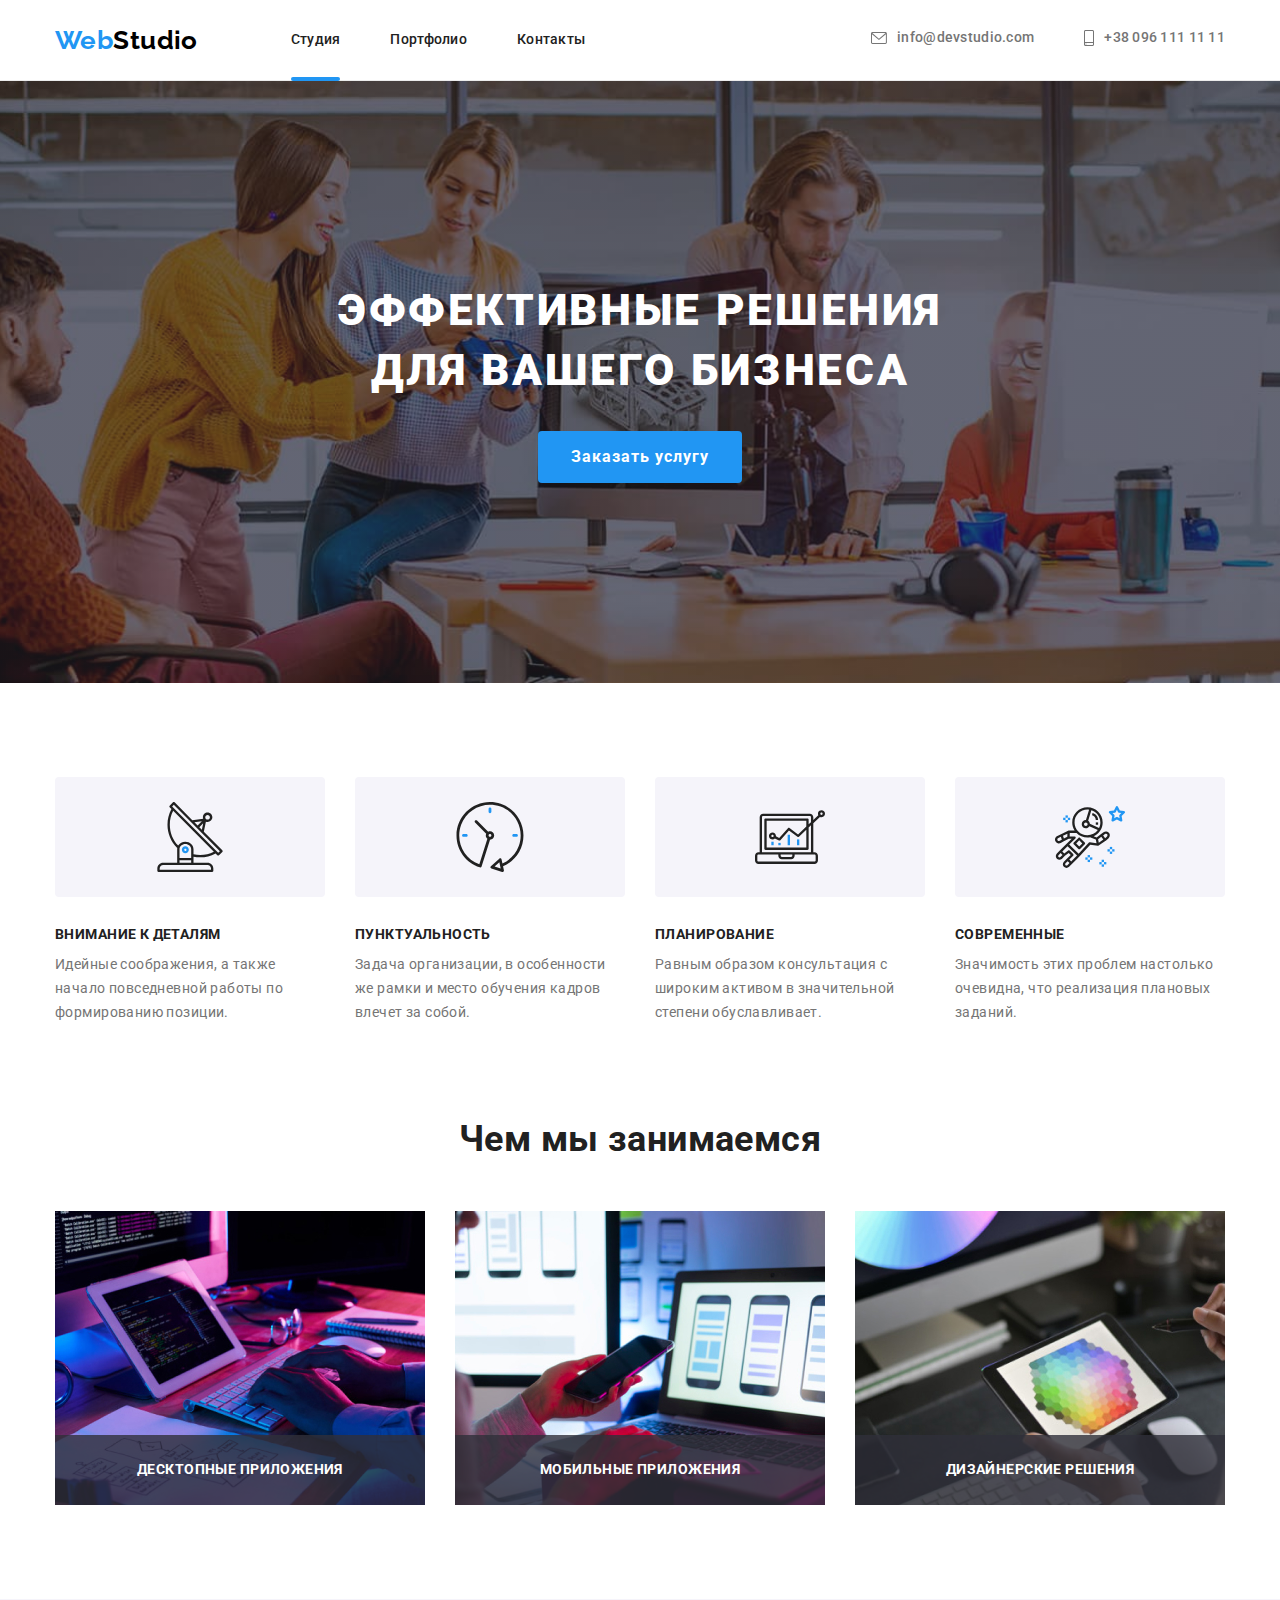
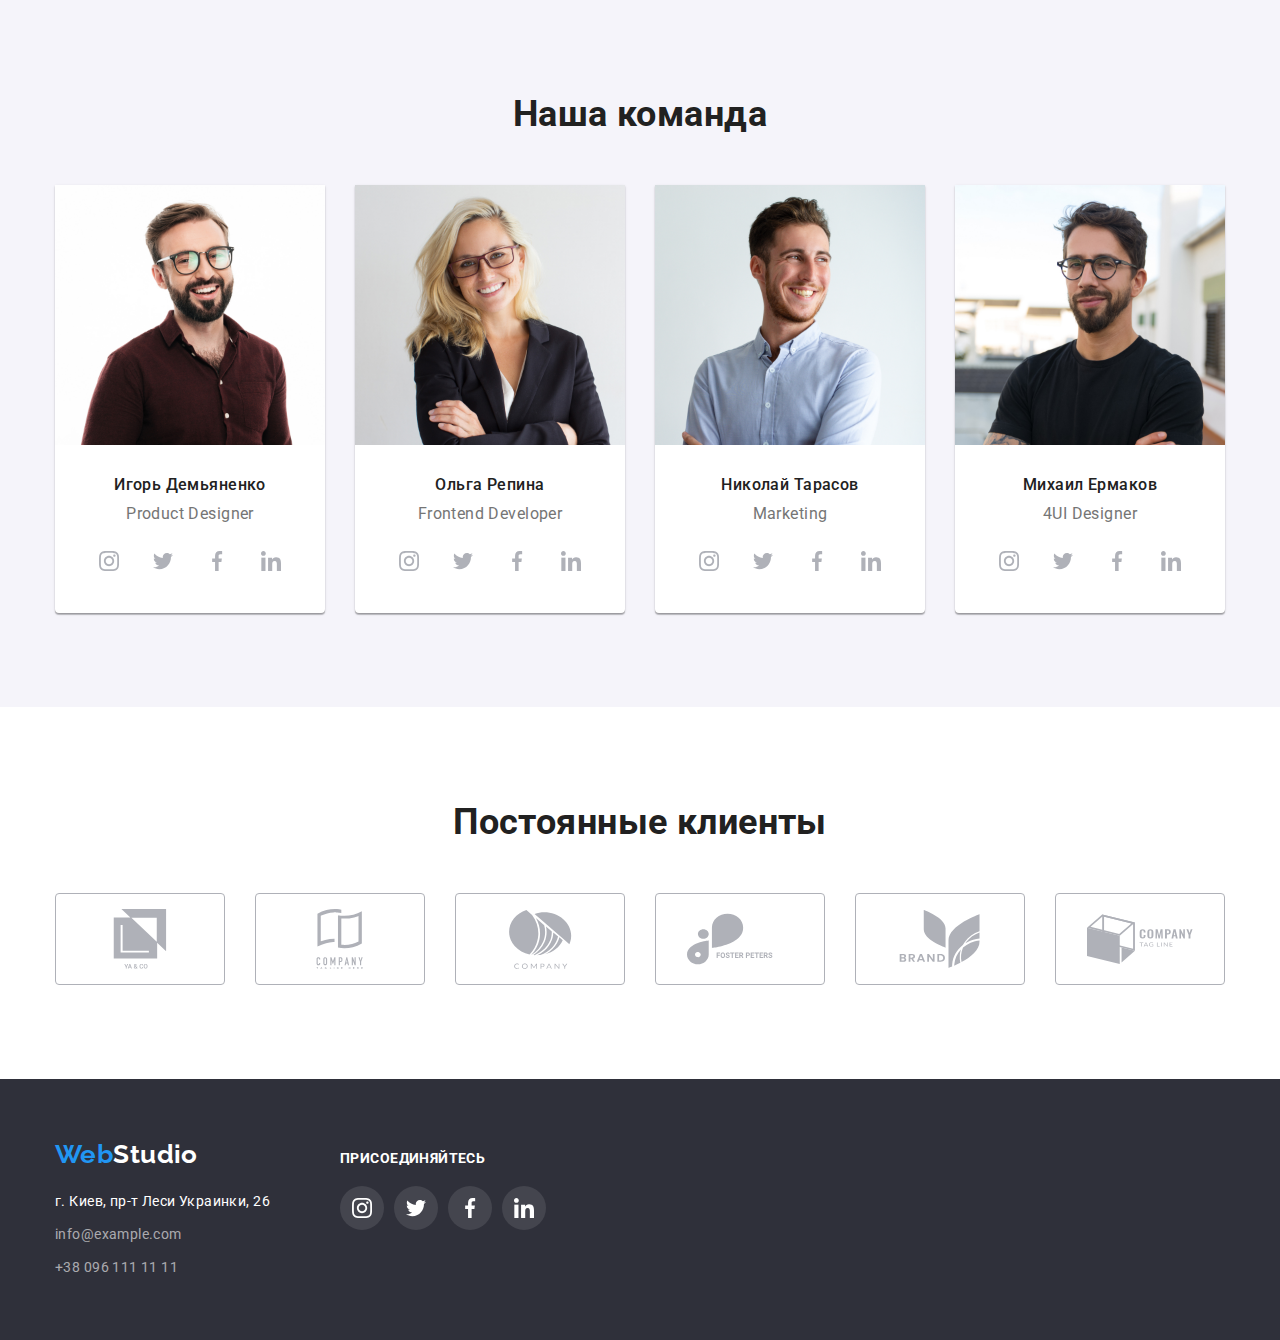
<file: index.html>
<!DOCTYPE html>
<html lang="ru">
  <head>
    <meta charset="UTF-8" />
    <meta http-equiv="X-UA-Compatible" content="IE=edge" />
    <meta name="viewport" content="width=device-width, initial-scale=1.0" />
    <title>WebStudio</title>
    <link rel="preconnect" href="https://fonts.googleapis.com" />
    <link rel="preconnect" href="https://fonts.gstatic.com" crossorigin />
    <link
      href="https://fonts.googleapis.com/css2?family=Raleway:wght@700&family=Roboto:wght@400;500;700;900&display=swap"
      rel="stylesheet"
    />
    <link
      rel="stylesheet"
      href="https://cdnjs.cloudflare.com/ajax/libs/modern-normalize/1.1.0/modern-normalize.min.css"
    />
    <link rel="stylesheet" href="./css/style.css" />
  </head>
  <body>
    <!-- Header section -->
    <header class="header">
      <div class="container nav-flex">
        <nav class="header-nav">
          <a href="./index.html" class="logo link">Web<span class="logo-black">Studio</span></a>
          <ul class="header-nav-list list">
            <li class="header-nav-item">
              <a class="header-nav-link link current" href="./index.html">Студия</a>
            </li>
            <li class="header-nav-item">
              <a class="header-nav-link link" href="./portfolio.html">Портфолио</a>
            </li>
            <li class="header-nav-item">
              <a class="header-nav-link link" href="">Контакты</a>
            </li>
          </ul>
        </nav>
        <ul class="header-contacts-list list">
          <li class="header-contacts-item">
            <a class="header-contact-link link" href="mailto:info@devstudio.com">
              <svg class="contact-icon" width="16px" height="12px">
                <use href="./images/icons.svg#icon-envelope"></use>
              </svg>
              info@devstudio.com
            </a>
          </li>
          <li class="header-contacts-item">
            <a class="header-contact-link link" href="tel:+380961111111">
              <svg class="contact-icon" width="10px" height="16px">
                <use href="./images/icons.svg#icon-smartphone"></use>
              </svg>
              +38 096 111 11 11
            </a>
          </li>
        </ul>
      </div>
    </header>
    <!-- Main content section -->
    <main>
      <!-- Hero section -->
      <section class="hero">
        <div class="container">
          <h1 class="hero-title">Эффективные решения для вашего бизнеса</h1>
          <button class="hero-btn" type="button" data-modal-open>Заказать услугу</button>
        </div>
      </section>
      <!-- Our features -->
      <section class="features-section section">
        <div class="container">
          <h2 class="visually-hidden">Наши преймущества</h2>
          <ul class="features-list list">
            <li class="features-item">
              <div class="features-icon-box">
                <svg class="features-icon" width="70px" height="70px">
                  <use href="./images/icons.svg#icon-antenna"></use>
                </svg>
              </div>
              <h3 class="features-title">Внимание к деталям</h3>
              <p class="features-text">
                Идейные соображения, а также начало повседневной работы по формированию позиции.
              </p>
            </li>
            <li class="features-item">
              <div class="features-icon-box">
                <svg class="features-icon" width="70px" height="70px">
                  <use href="./images/icons.svg#icon-clock"></use>
                </svg>
              </div>
              <h3 class="features-title">Пунктуальность</h3>
              <p class="features-text">
                Задача организации, в особенности же рамки и место обучения кадров влечет за собой.
              </p>
            </li>
            <li class="features-item">
              <div class="features-icon-box">
                <svg class="features-icon" width="70px" height="70px">
                  <use href="./images/icons.svg#icon-diagram"></use>
                </svg>
              </div>
              <h3 class="features-title">Планирование</h3>
              <p class="features-text">
                Равным образом консультация с широким активом в значительной степени обуславливает.
              </p>
            </li>
            <li class="features-item">
              <div class="features-icon-box">
                <svg class="features-icon" width="70px" height="70px">
                  <use href="./images/icons.svg#icon-astronaut"></use>
                </svg>
              </div>
              <h3 class="features-title">Современные</h3>
              <p class="features-text">
                Значимость этих проблем настолько очевидна, что реализация плановых заданий.
              </p>
            </li>
          </ul>
        </div>
      </section>
      <!-- Work section -->
      <section class="work-section section">
        <div class="container">
          <h2 class="section-title">Чем мы занимаемся</h2>
          <ul class="work-list list">
            <li class="work-item">
              <img src="./images/box1.jpg" alt="Написание кода" width="370" />
              <div class="work-box">
                <p>Десктопные приложения</p>
              </div>
            </li>
            <li class="work-item">
              <img
                src="./images/box2.jpg"
                alt="Разработка приложений для портативных устройств"
                width="370"
              />
              <div class="work-box">
                <p>Мобильные приложения</p>
              </div>
            </li>
            <li class="work-item">
              <img src="./images/box3.jpg" alt="Графическая корекция" width="370" />
              <div class="work-box">
                <p>Дизайнерские решения</p>
              </div>
            </li>
          </ul>
        </div>
      </section>
      <!-- Team section -->
      <section class="team-section section">
        <div class="container">
          <h2 class="section-title">Наша команда</h2>
          <ul class="team-list list">
            <li class="team-item">
              <img src="./images/team1.jpg" alt="Фотография Игоря Демьяненко" width="270" />
              <div class="team-workers">
                <h3 class="team-worker">Игорь Демьяненко</h3>
                <p class="team-profession">Product Designer</p>
                <ul class="team-social-list list">
                  <li class="team-social-item">
                    <a class="team-social-link link" href="">
                      <svg class="team-social-icon" width="20px" height="20px">
                        <use href="./images/icons.svg#icon-instagram"></use>
                      </svg>
                    </a>
                  </li>
                  <li class="team-social-item">
                    <a class="team-social-link link" href="">
                      <svg class="team-social-icon" width="20px" height="20px">
                        <use href="./images/icons.svg#icon-twitter"></use>
                      </svg>
                    </a>
                  </li>
                  <li class="team-social-item">
                    <a class="team-social-link link" href="">
                      <svg class="team-social-icon" width="20px" height="20px">
                        <use href="./images/icons.svg#icon-facebook"></use>
                      </svg>
                    </a>
                  </li>
                  <li class="team-social-item">
                    <a class="team-social-link link" href="">
                      <svg class="team-social-icon" width="20px" height="20px">
                        <use href="./images/icons.svg#icon-linkedin"></use>
                      </svg>
                    </a>
                  </li>
                </ul>
              </div>
            </li>
            <li class="team-item">
              <img src="./images/team2.jpg" alt="Фотография Ольги Репиной" width="270" />
              <div class="team-workers">
                <h3 class="team-worker">Ольга Репина</h3>
                <p class="team-profession">Frontend Developer</p>
                <ul class="team-social-list list">
                  <li class="team-social-item">
                    <a class="team-social-link link" href="">
                      <svg class="team-social-icon" width="20px" height="20px">
                        <use href="./images/icons.svg#icon-instagram"></use>
                      </svg>
                    </a>
                  </li>
                  <li class="team-social-item">
                    <a class="team-social-link link" href="">
                      <svg class="team-social-icon" width="20px" height="20px">
                        <use href="./images/icons.svg#icon-twitter"></use>
                      </svg>
                    </a>
                  </li>
                  <li class="team-social-item">
                    <a class="team-social-link link" href="">
                      <svg class="team-social-icon" width="20px" height="20px">
                        <use href="./images/icons.svg#icon-facebook"></use>
                      </svg>
                    </a>
                  </li>
                  <li class="team-social-item">
                    <a class="team-social-link link" href="">
                      <svg class="team-social-icon" width="20px" height="20px">
                        <use href="./images/icons.svg#icon-linkedin"></use>
                      </svg>
                    </a>
                  </li>
                </ul>
              </div>
            </li>
            <li class="team-item">
              <img src="./images/team3.jpg" alt="Фотография Николая Тарасова" width="270" />
              <div class="team-workers">
                <h3 class="team-worker">Николай Тарасов</h3>
                <p class="team-profession">Marketing</p>
                <ul class="team-social-list list">
                  <li class="team-social-item">
                    <a class="team-social-link link" href="">
                      <svg class="team-social-icon" width="20px" height="20px">
                        <use href="./images/icons.svg#icon-instagram"></use>
                      </svg>
                    </a>
                  </li>
                  <li class="team-social-item">
                    <a class="team-social-link link" href="">
                      <svg class="team-social-icon" width="20px" height="20px">
                        <use href="./images/icons.svg#icon-twitter"></use>
                      </svg>
                    </a>
                  </li>
                  <li class="team-social-item">
                    <a class="team-social-link link" href="">
                      <svg class="team-social-icon" width="20px" height="20px">
                        <use href="./images/icons.svg#icon-facebook"></use>
                      </svg>
                    </a>
                  </li>
                  <li class="team-social-item">
                    <a class="team-social-link link" href="">
                      <svg class="team-social-icon" width="20px" height="20px">
                        <use href="./images/icons.svg#icon-linkedin"></use>
                      </svg>
                    </a>
                  </li>
                </ul>
              </div>
            </li>
            <li class="team-item">
              <img src="./images/team4.jpg" alt="Фотография Михаила Ермакова" width="270" />
              <div class="team-workers">
                <h3 class="team-worker">Михаил Ермаков</h3>
                <p class="team-profession">4UI Designer</p>
                <ul class="team-social-list list">
                  <li class="team-social-item">
                    <a class="team-social-link link" href="">
                      <svg class="team-social-icon" width="20px" height="20px">
                        <use href="./images/icons.svg#icon-instagram"></use>
                      </svg>
                    </a>
                  </li>
                  <li class="team-social-item">
                    <a class="team-social-link link" href="">
                      <svg class="team-social-icon" width="20px" height="20px">
                        <use href="./images/icons.svg#icon-twitter"></use>
                      </svg>
                    </a>
                  </li>
                  <li class="team-social-item">
                    <a class="team-social-link link" href="">
                      <svg class="team-social-icon" width="20px" height="20px">
                        <use href="./images/icons.svg#icon-facebook"></use>
                      </svg>
                    </a>
                  </li>
                  <li class="team-social-item">
                    <a class="team-social-link link" href="">
                      <svg class="team-social-icon" width="20px" height="20px">
                        <use href="./images/icons.svg#icon-linkedin"></use>
                      </svg>
                    </a>
                  </li>
                </ul>
              </div>
            </li>
          </ul>
        </div>
      </section>
      <!-- Clien section -->
      <section class="client-section section">
        <div class="container">
          <h2 class="section-title">Постоянные клиенты</h2>
          <ul class="client-list">
            <li class="client-item">
              <a class="client-link link" href="">
                <svg class="client-icon" width="106px" height="60px">
                  <use href="./images/icons.svg#icon-ya-go"></use>
                </svg>
              </a>
            </li>
            <li class="client-item">
              <a class="client-link link" href="">
                <svg class="client-icon" width="106px" height="60px">
                  <use href="./images/icons.svg#icon-company-tag"></use>
                </svg>
              </a>
            </li>
            <li class="client-item">
              <a class="client-link link" href="">
                <svg class="client-icon" width="106px" height="60px">
                  <use href="./images/icons.svg#icon-company"></use>
                </svg>
              </a>
            </li>
            <li class="client-item">
              <a class="client-link link" href="">
                <svg class="client-icon" width="106px" height="60px">
                  <use href="./images/icons.svg#icon-foster"></use>
                </svg>
              </a>
            </li>
            <li class="client-item">
              <a class="client-link link" href="">
                <svg class="client-icon" width="106px" height="60px">
                  <use href="./images/icons.svg#icon-brand"></use>
                </svg>
              </a>
            </li>
            <li class="client-item">
              <a class="client-link link" href="">
                <svg class="client-icon" width="106px" height="60px">
                  <use href="./images/icons.svg#icon-company-box"></use>
                </svg>
              </a>
            </li>
          </ul>
        </div>
      </section>
    </main>
    <!-- Footer section -->
    <footer class="footer">
      <div class="container">
        <div class="footer-flex">
          <div class="footer-contacts-flex">
            <a class="logo link" href="./">Web<span class="logo-white">Studio</span></a>
            <!-- Cotacts -->
            <address class="footer-contact">
              <ul class="footer-contact-list list">
                <li class="footer-contact-item">
                  <a
                    class="footer-contact-link address link"
                    href="https://bit.ly/3pXMvUd"
                    target="_blank"
                    rel="noopener noreferrer"
                    >г. Киев, пр-т Леси Украинки, 26</a
                  >
                </li>
                <li class="footer-contact-item">
                  <a class="footer-contact-link link" href="mailto:info@devstudio.com"
                    >info@example.com</a
                  >
                </li>
                <li class="footer-contacts-item">
                  <a class="footer-contact-link link" href="tel:+380961111111">+38 096 111 11 11</a>
                </li>
              </ul>
            </address>
          </div>
          <div class="footer-social-flex">
            <p class="footer-social-text">присоединяйтесь</p>
            <ul class="footer-social-list list">
              <li class="footer-social-item">
                <a class="footer-social-link link" href="">
                  <svg class="footer-social-icon" width="20px" height="20px">
                    <use href="./images/icons.svg#icon-instagram"></use>
                  </svg>
                </a>
              </li>
              <li class="footer-social-item">
                <a class="footer-social-link link" href="">
                  <svg class="footer-social-icon" width="20px" height="20px">
                    <use href="./images/icons.svg#icon-twitter"></use>
                  </svg>
                </a>
              </li>
              <li class="footer-social-item">
                <a class="footer-social-link link" href="">
                  <svg class="footer-social-icon" width="20px" height="20px">
                    <use href="./images/icons.svg#icon-facebook"></use>
                  </svg>
                </a>
              </li>
              <li class="footer-social-item">
                <a class="footer-social-link link" href="">
                  <svg class="footer-social-icon" width="20px" height="20px">
                    <use href="./images/icons.svg#icon-linkedin"></use>
                  </svg>
                </a>
              </li>
            </ul>
          </div>
        </div>
      </div>
      <div class="backdrop is-hidden" data-modal>
        <div class="modal">
          <button class="button-close" type="button" data-modal-close>
            <svg class="icon-close" width="30px" height="30px">
              <use href="./images/icons.svg#icon-close"></use>
            </svg>
          </button>
        </div>
      </div>
    </footer>
    <script src="./js/modal.js"></script>
  </body>
</html>
</file>
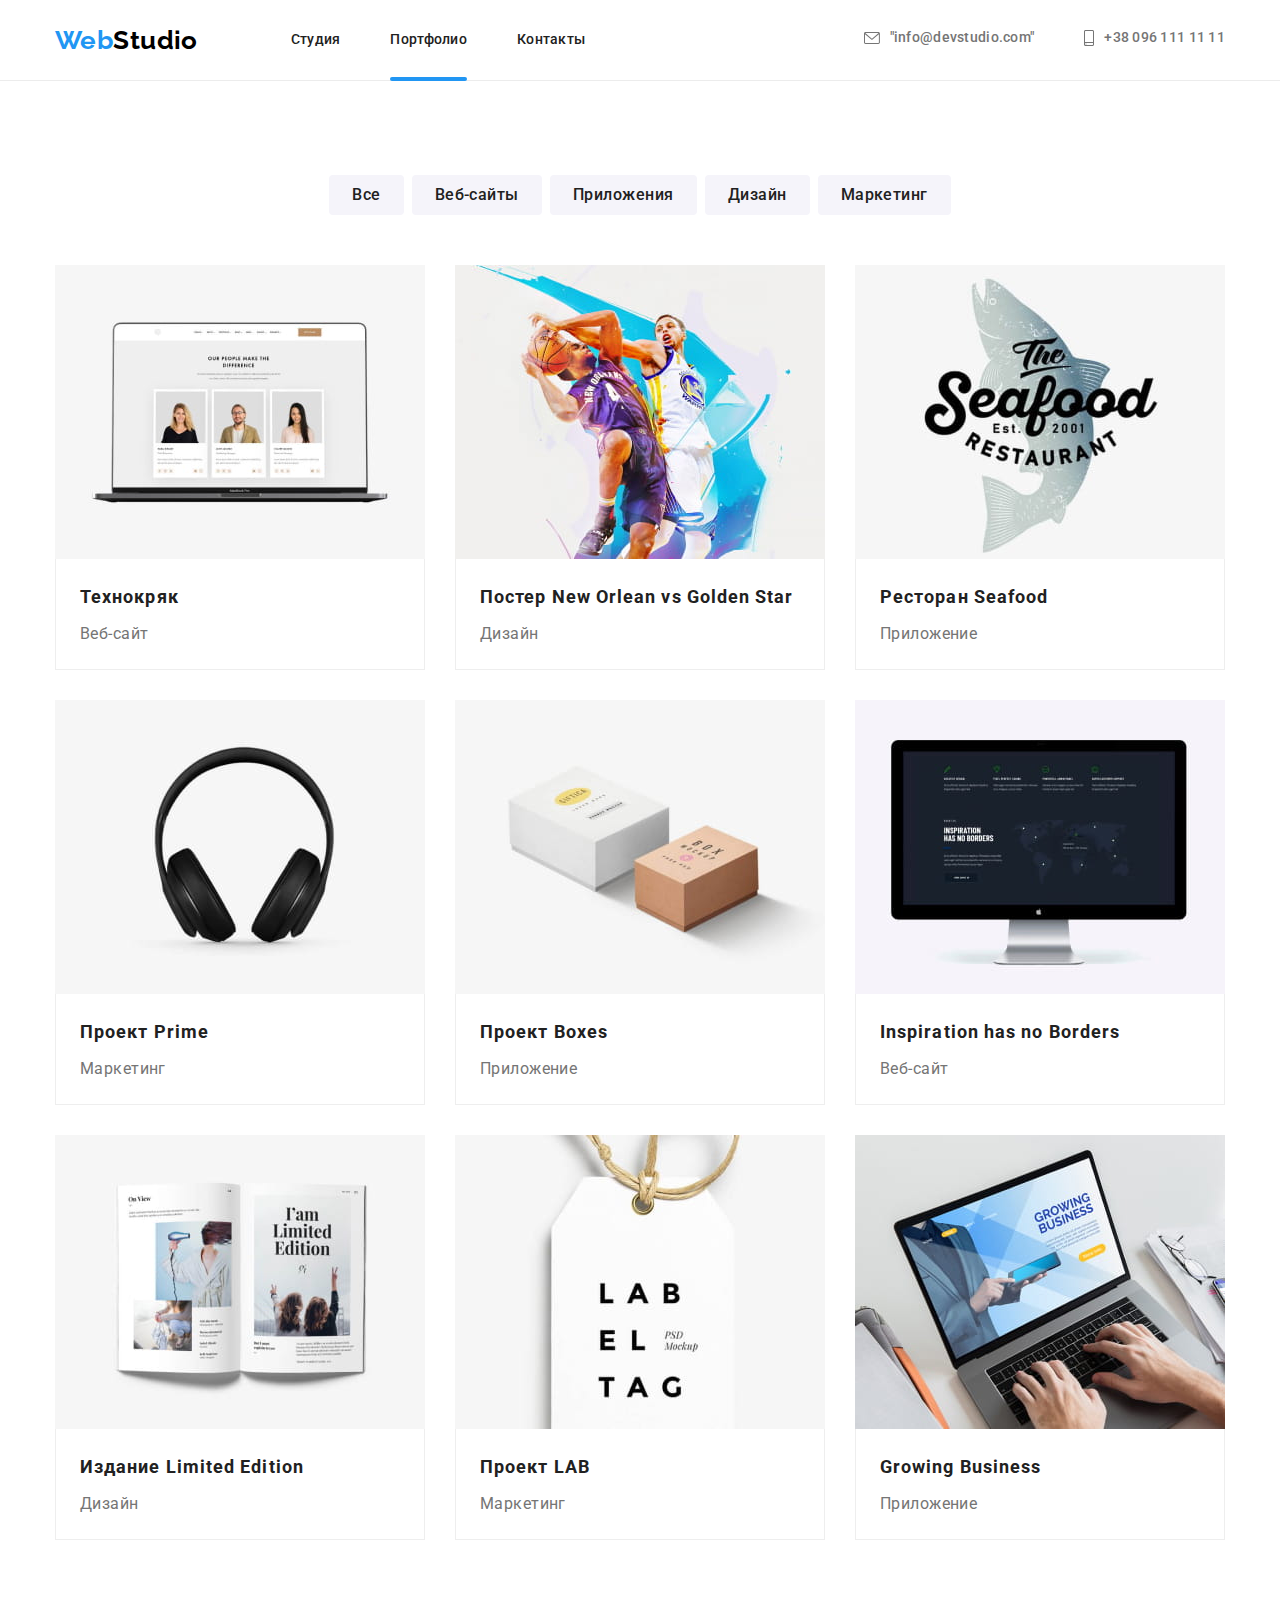
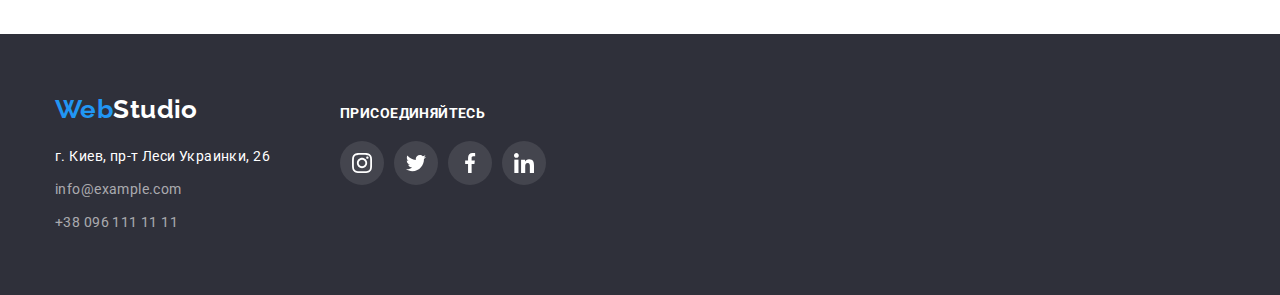
<file: portfolio.html>
<!DOCTYPE html>
<html lang="ru">
  <head>
    <meta charset="UTF-8" />
    <meta http-equiv="X-UA-Compatible" content="IE=edge" />
    <meta name="viewport" content="width=device-width, initial-scale=1.0" />
    <title>Портфолио</title>
    <link rel="preconnect" href="https://fonts.googleapis.com" />
    <link rel="preconnect" href="https://fonts.gstatic.com" crossorigin />
    <link
      href="https://fonts.googleapis.com/css2?family=Raleway:wght@700&family=Roboto:wght@400;500;700;900&display=swap"
      rel="stylesheet"
    />
    <link
      rel="stylesheet"
      href="https://cdnjs.cloudflare.com/ajax/libs/modern-normalize/1.1.0/modern-normalize.min.css"
    />
    <link rel="stylesheet" href="./css/style.css" />
  </head>
  <body>
    <!-- Header section -->
    <header class="header">
      <div class="container nav-flex">
        <nav class="header-nav">
          <a href="./index.html" class="logo link">Web<span class="logo-black">Studio</span></a>
          <ul class="header-nav-list list">
            <li class="header-nav-item">
              <a class="header-nav-link link" href="./index.html">Студия</a>
            </li>
            <li class="header-nav-item">
              <a class="header-nav-link link current" href="./portfolio.html">Портфолио</a>
            </li>
            <li class="header-nav-item">
              <a class="header-nav-link link" href="">Контакты</a>
            </li>
          </ul>
        </nav>
        <ul class="header-contacts-list list">
          <li class="header-contacts-item">
            <a class="header-contact-link link" href="mailto:info@devstudio.com">
              <svg class="contact-icon" width="16px" height="12px">
                <use href="./images/icons.svg#icon-envelope"></use>
              </svg>
              "info@devstudio.com"
            </a>
          </li>
          <li class="header-contacts-item">
            <a class="header-contact-link link" href="tel:+380961111111">
              <svg class="contact-icon" width="10px" height="16px">
                <use href="./images/icons.svg#icon-smartphone"></use>
              </svg>
              +38 096 111 11 11
            </a>
          </li>
        </ul>
      </div>
    </header>
    <!-- Main content section -->
    <main>
      <section class="portfolio-section section">
        <div class="container">
          <h1 class="visually-hidden">Наши проекты</h1>
          <ul class="portfolio-btn-list list">
            <li class="portfolio-btn-item">
              <button class="portfolio-btn" type="button">Все</button>
            </li>
            <li class="portfolio-btn-item">
              <button class="portfolio-btn" type="button">Веб-сайты</button>
            </li>
            <li class="portfolio-btn-item">
              <button class="portfolio-btn" type="button">Приложения</button>
            </li>
            <li class="portfolio-btn-item">
              <button class="portfolio-btn" type="button">Дизайн</button>
            </li>
            <li class="portfolio-btn-item">
              <button class="portfolio-btn" type="button">Маркетинг</button>
            </li>
          </ul>
          <ul class="portfolio-list list">
            <li class="portfolio-list-item">
              <a class="portfolio-list-link link" href="#">
                <div class="image-cover">
                  <img
                    src="./images/techcrack.jpg"
                    alt="Ноутбук с открытой веб-страницей"
                    width="370"
                  />
                  <p class="product-description">
                    Ресурс предлагает комплексные предложения с разным уровнем функционала и
                    сервисов. Все это позволит посетителю получить исчерпывающие сведения о компании
                    или частном лице.
                  </p>
                </div>
                <div class="portfolio-border">
                  <h2 class="portfolio-list-title">Технокряк</h2>
                  <p class="portfolio-list-text">Веб-сайт</p>
                </div>
              </a>
            </li>
            <li class="portfolio-list-item">
              <a class="portfolio-list-link link" href="#">
                <div class="image-cover">
                  <img src="./images/poster.jpg" alt="Баскетболисты" width="370" />
                  <p class="product-description">
                    Ресурс предлагает комплексные предложения с разным уровнем функционала и
                    сервисов. Все это позволит посетителю получить исчерпывающие сведения о компании
                    или частном лице.
                  </p>
                </div>
                <div class="portfolio-border">
                  <h2 class="portfolio-list-title">Постер New Orlean vs Golden Star</h2>
                  <p class="portfolio-list-text">Дизайн</p>
                </div>
              </a>
            </li>
            <li class="portfolio-list-item">
              <a class="portfolio-list-link link" href="#">
                <div class="image-cover">
                  <img src="./images/seafood.jpg" alt="Логотип ресторана seafood" width="370" />
                  <p class="product-description">
                    Ресурс предлагает комплексные предложения с разным уровнем функционала и
                    сервисов. Все это позволит посетителю получить исчерпывающие сведения о компании
                    или частном лице.
                  </p>
                </div>
                <div class="portfolio-border">
                  <h2 class="portfolio-list-title">Ресторан Seafood</h2>
                  <p class="portfolio-list-text">Приложение</p>
                </div>
              </a>
            </li>
            <li class="portfolio-list-item">
              <a class="portfolio-list-link link" href="#">
                <div class="image-cover">
                  <img src="./images/prime.jpg" alt="Наушники" width="370" />
                  <p class="product-description">
                    Ресурс предлагает комплексные предложения с разным уровнем функционала и
                    сервисов. Все это позволит посетителю получить исчерпывающие сведения о компании
                    или частном лице.
                  </p>
                </div>
                <div class="portfolio-border">
                  <h2 class="portfolio-list-title">Проект Prime</h2>
                  <p class="portfolio-list-text">Маркетинг</p>
                </div>
              </a>
            </li>
            <li class="portfolio-list-item">
              <a class="portfolio-list-link link" href="#">
                <div class="image-cover">
                  <img src="./images/boxes.jpg" alt="Две коробки" width="370" />
                  <p class="product-description">
                    Ресурс предлагает комплексные предложения с разным уровнем функционала и
                    сервисов. Все это позволит посетителю получить исчерпывающие сведения о компании
                    или частном лице.
                  </p>
                </div>
                <div class="portfolio-border">
                  <h2 class="portfolio-list-title">Проект Boxes</h2>
                  <p class="portfolio-list-text">Приложение</p>
                </div>
              </a>
            </li>
            <li class="portfolio-list-item">
              <a class="portfolio-list-link link" href="#">
                <div class="image-cover">
                  <img
                    src="./images/inspiration-has-no-borders.jpg"
                    alt="Компьютер отображает проект"
                    width="370"
                  />
                  <p class="product-description">
                    Ресурс предлагает комплексные предложения с разным уровнем функционала и
                    сервисов. Все это позволит посетителю получить исчерпывающие сведения о компании
                    или частном лице.
                  </p>
                </div>
                <div class="portfolio-border">
                  <h2 class="portfolio-list-title">Inspiration has no Borders</h2>
                  <p class="portfolio-list-text">Веб-сайт</p>
                </div>
              </a>
            </li>
            <li class="portfolio-list-item">
              <a class="portfolio-list-link link" href="#">
                <div class="image-cover">
                  <img src="./images/limited-edition.jpg" alt="Журнал со статьей" width="370" />
                  <p class="product-description">
                    Ресурс предлагает комплексные предложения с разным уровнем функционала и
                    сервисов. Все это позволит посетителю получить исчерпывающие сведения о компании
                    или частном лице.
                  </p>
                </div>
                <div class="portfolio-border">
                  <h2 class="portfolio-list-title">Издание Limited Edition</h2>
                  <p class="portfolio-list-text">Дизайн</p>
                </div>
              </a>
            </li>
            <li class="portfolio-list-item">
              <a class="portfolio-list-link link" href="#">
                <div class="image-cover">
                  <img src="./images/lab.jpg" alt="Бирка LAB" width="370" />
                  <p class="product-description">
                    Ресурс предлагает комплексные предложения с разным уровнем функционала и
                    сервисов. Все это позволит посетителю получить исчерпывающие сведения о компании
                    или частном лице.
                  </p>
                </div>
                <div class="portfolio-border">
                  <h2 class="portfolio-list-title">Проект LAB</h2>
                  <p class="portfolio-list-text">Маркетинг</p>
                </div>
              </a>
            </li>
            <li class="portfolio-list-item">
              <a class="portfolio-list-link link" href="#">
                <div class="image-cover">
                  <img
                    src="./images/growing-business.jpg"
                    alt="Ноутбук отображает приложение для бизнеса"
                    width="370"
                  />
                  <p class="product-description">
                    Ресурс предлагает комплексные предложения с разным уровнем функционала и
                    сервисов. Все это позволит посетителю получить исчерпывающие сведения о компании
                    или частном лице.
                  </p>
                </div>
                <div class="portfolio-border">
                  <h2 class="portfolio-list-title">Growing Business</h2>
                  <p class="portfolio-list-text">Приложение</p>
                </div>
              </a>
            </li>
          </ul>
        </div>
      </section>
    </main>
    <!-- Footer section -->
    <footer class="footer">
      <div class="container">
        <div class="footer-flex">
          <div class="footer-contacts-flex">
            <a class="logo link" href="./">Web<span class="logo-white">Studio</span></a>
            <!-- Cotacts -->
            <address class="footer-contact">
              <ul class="footer-contact-list list">
                <li class="footer-contact-item">
                  <a
                    class="footer-contact-link address link"
                    href="https://bit.ly/3pXMvUd"
                    target="_blank"
                    rel="noopener noreferrer"
                    >г. Киев, пр-т Леси Украинки, 26</a
                  >
                </li>
                <li class="footer-contact-item">
                  <a class="footer-contact-link link" href="mailto:info@devstudio.com"
                    >info@example.com</a
                  >
                </li>
                <li class="footer-contacts-item">
                  <a class="footer-contact-link link" href="tel:+380961111111">+38 096 111 11 11</a>
                </li>
              </ul>
            </address>
          </div>
          <div class="footer-social-flex">
            <p class="footer-social-text">присоединяйтесь</p>
            <ul class="footer-social-list list">
              <li class="footer-social-item">
                <a class="footer-social-link link" href="">
                  <svg class="footer-social-icon" width="20px" height="20px">
                    <use href="./images/icons.svg#icon-instagram"></use>
                  </svg>
                </a>
              </li>
              <li class="footer-social-item">
                <a class="footer-social-link link" href="">
                  <svg class="footer-social-icon" width="20px" height="20px">
                    <use href="./images/icons.svg#icon-twitter"></use>
                  </svg>
                </a>
              </li>
              <li class="footer-social-item">
                <a class="footer-social-link link" href="">
                  <svg class="footer-social-icon" width="20px" height="20px">
                    <use href="./images/icons.svg#icon-facebook"></use>
                  </svg>
                </a>
              </li>
              <li class="footer-social-item">
                <a class="footer-social-link link" href="">
                  <svg class="footer-social-icon" width="20px" height="20px">
                    <use href="./images/icons.svg#icon-linkedin"></use>
                  </svg>
                </a>
              </li>
            </ul>
          </div>
        </div>
      </div>
    </footer>
  </body>
</html>
</file>
<file: css/style.css>
:root {
  --main-text-color: #212121;
  --secondary-text-color: #757575;
  --accent-color: #2196f3;
  --white: #ffffff;
  --black: #000000;
  --footer-contacts-color: rgba(255, 255, 255, 0.6);
  --white-background-color: #ffffff;
  --main-background-color: #ffffff;
  --team-background-color: #f5f4fa;
  --hero-background-color: #2f303a;
  --main-logo-color: #AFB1B8;
  --btn-hover-color: #188CE8;
}

body {
  font-family: 
    'Roboto', 'Open Sans', 'Fira Sans', sans-serif;
  font-size: 14px;
  letter-spacing: 0.03em;
  color: var(--main-text-color);
}

.list {
  list-style: none;
}

.link {
  text-decoration: none;
}

h1,
h2,
h3,
h4,
h5,
h6,
p,
ul {
  margin: 0;
  padding: 0;
}

img {
  display: block;
  max-width: 100%;
  height: auto;
}

.container {
  width: 1200px;
  padding-left: 15px;
  padding-right: 15px;
  margin-left: auto;
  margin-right: auto;
}

.section {
  padding-top: 94px;
  padding-bottom: 94px;
}

/* Header section */

.header {
  border-bottom: 1px solid #ececec;
  background-color: var(--main-background-color);
}

.logo {
  font-family: 'Raleway', sans-serif;
  font-weight: 700;
  font-size: 26px;
  line-height: 1.19;
  color: var(--accent-color);
  align-items: center;
  text-align: center;
}

.logo-black {
  color: var(--black);
}

.nav-flex {
  display: flex;
  align-items: center;
}

.header-nav {
  display: flex;
  align-items: center;
}

.header-nav-list {
  display: flex;
  margin-left: 93px;
  padding: 0;
}

.header-contacts-list {
  display: flex;
  margin-left: auto;
}

.header-contacts-item + .header-contacts-item {
  margin-left: 50px;
}

.header-nav-item:not(:last-child) {
  margin-right: 50px;
}

.header-nav-link {
  position: relative;
  display: block;
  padding-top: 32px;
  padding-bottom: 32px;
  font-weight: 500;
  font-size: 14px;
  line-height: 1.14;
  letter-spacing: 0.02em;
  color: var(--main-text-color);
  transition: color 250ms cubic-bezier(0.4, 0, 0.2, 1);
}

.contact-icon {
  fill: currentColor;
  margin-right: 10px;
}

.header-contact-link {
  display: inline-flex;
  align-items: center;
  font-weight: 500;
  font-size: 14px;
  line-height: 1.14;
  letter-spacing: 0.02em;
  color: var(--secondary-text-color);
  transition: color 250ms cubic-bezier(0.4, 0, 0.2, 1);
}

.header-nav-link:hover,
.header-nav-link:focus,
.header-contact-link:hover,
.header-contact-link:focus {
  color: var(--accent-color);
}


.header-nav-link.current::after {
  content: '';
  position: absolute;
  width: 100%;
  height: 4px;
  left: 0;
  bottom: -1px;
  background: var(--accent-color);
  border-radius: 2px;
}

/* Main sections */

.hero {
  padding-top: 200px;
  padding-bottom: 200px;
  max-width: 1600px;
  min-height: 600px;
  margin-left: auto;
  margin-right: auto;
  background-image: linear-gradient(to right,
      rgba(47, 48, 58, 0.4),
      rgba(47, 48, 58, 0.4)),
    url(../images/hero-bg.jpg);
  background-color: var(--hero-background-color);
  background-repeat: no-repeat;
  background-position: center;
  background-size: cover;
  text-align: center;
}

.hero-title {
  margin-bottom: 30px;
  font-weight: 900;
  font-size: 44px;
  max-width: 696px;
  margin-left: auto;
  margin-right: auto;
  line-height: 1.36;
  text-align: center;
  letter-spacing: 0.06em;
  text-transform: uppercase;
  color: var(--white);
}

.hero-btn {
  display: inline-block;
  border-radius: 4px;
  border: 1px solid transparent;
  padding: 10px 32px;
  min-width: 200px;
  font-weight: 700;
  font-size: 16px;
  line-height: 1.88;
  align-items: center;
  text-align: center;
  letter-spacing: 0.06em;
  background-color: var(--accent-color);
  color: var(--white);
  cursor: pointer;
}

.hero-btn:hover,
.hero-btn:focus {
  background-color: var(--btn-hover-color);
  transition: background-color 250ms cubic-bezier(0.4, 0, 0.2, 1);
}

/* Modal window */

.backdrop {
  position: fixed;
  top: 0;
  left: 0;
  width: 100%;
  height: 100%;
  opacity: 1;
  background-color: rgba(0, 0, 0, 0.2);
  transition: opacity 250ms cubic-bezier(0.4, 0, 0.2, 1);
}

.backdrop.is-hidden {
  opacity: 0;
  pointer-events: none;
}

.backdrop.is-hidden .modal {
  transform: translate(-50%, -50%) scale(0.5);
}

.modal {
  position: absolute;
  top: 50%;
  left: 50%;

  min-height: 581px;
  min-width: 528px;
  padding: 15px;

  background-color: var(--main-background-color);
  box-shadow: 0px 1px 3px rgba(0, 0, 0, 0.12),
  0px 1px 1px rgba(0, 0, 0, 0.14),
  0px 2px 1px rgba(0, 0, 0, 0.2);
  border-radius: 4px;

  transform: translate(-50%, -50%) scale(1);
  transition: transform 250ms cubic-bezier(0.4, 0, 0.2, 1);
}


.button-close {
  position: absolute;
  display: flex;
  align-items: center;
  right: 8px;
  top: 8px;
  width: 30px;
  height: 30px;
  border-radius: 50%;
  cursor: pointer;
  border: 1px solid rgba(0, 0, 0, 0.1);
  background-color: var(--main-background-color);
}

.icon-close {
  fill: currentColor;
}

/* Features section */

.visually-hidden {
  position: absolute;
  width: 1px;
  height: 1px;
  margin: -1px;
  border: 0;
  padding: 0;
  white-space: nowrap;
  clip-path: inset(100%);
  clip: rect(0 0 0 0);
  overflow: hidden;
}


.features-list {
  display: flex;
}

.features-item:not(:last-child) {
  max-width: 270px;
  margin-right: 30px;
}

.features-icon-box {
  display: flex;
  width: 270px;
  height: 120px;
  background-color: var(--team-background-color);
  border-radius: 4px;
  align-items: center;
  justify-content: center;
  margin-bottom: 30px;
}

.features-title {
  font-weight: 700;
  font-size: 14px;
  line-height: 1.14;
  text-transform: uppercase;
}

.features-text {
  margin-top: 10px;
  line-height: 1.71;  
  color: var(--secondary-text-color)
}

/* Work section */

.work-section {
  padding-top: 0;
  background-color: var(--main-background-color);
}

.section-title {
  font-weight: 700;
  font-size: 36px;
  line-height: 1.17;
  text-align: center;
  color: var(--main-text-color)
}

.work-list {
  display: flex;
  margin-top: 50px;
}


.work-item:not(:last-child) {
  margin-right: 30px;
}

.work-item {
  position: relative;
}

.work-box {
  position: absolute;
  width: 100%;
  height: 100%;
  bottom: 0;
  left: 0;
  height: 70px;
  display: flex;
  justify-content: center;
  align-items: center;
  background-color: rgba(47, 48, 58, 0.8);
}

.work-box > p {
  font-weight: 700;
  line-height: 1.14;
  text-transform: uppercase;
  color: var(--main-background-color);
}

/* Team section */

.team-item {
  box-shadow: 0px 1px 3px rgba(0, 0, 0, 0.12),
  0px 1px 1px rgba(0, 0, 0, 0.14),
  0px 2px 1px rgba(0, 0, 0, 0.2);
  border-radius: 0px 0px 4px 4px;
}

.team-social-list {
  display: flex;
  margin-top: 16px;
  justify-content: center;
  align-items: center;
}

.team-social-item {
  width: 44px;
  height: 44px;
}

.team-social-item:not(:last-child) {
  margin-right: 10px;
}

.team-social-link {
  width: 100%;
  height: 100%;
  display: flex;
  border-radius: 50%;
  align-items: center;
  justify-content: center;
  color: var(--main-logo-color);
  transition: background-color 250ms cubic-bezier(0.4, 0, 0.2, 1),
  color 250ms cubic-bezier(0.4, 0, 0.2, 1);
}

.team-social-link:hover,
.team-social-link:focus {
  color: var(--white);
  background-color: var(--accent-color);
  } 

.team-social-icon {
  fill: currentColor;
}

.team-section {
  background-color: var(--team-background-color);
}

.team-list {
  display: flex;
  margin-top: 50px;
}

.team-item {
  background-color: var(--white-background-color);
}

.team-item:not(:last-child) {
  margin-right: 30px;
}

.team-workers {
  padding-top: 30px;
  padding-bottom: 30px;
}

.team-worker {
  font-weight: 500;
  font-size: 16px;
  line-height: 1.19;
  color: var(--main-text-color);
  text-align: center;
}

.team-profession {
  margin-top: 10px;
  font-size: 16px;
  line-height: 1.19;
  color: var(--secondary-text-color);
  text-align: center;
}

/* Client section */

.client-list {
  display: flex;
  margin-top: 50px;
  padding: 0;
  list-style: none;
  justify-content: space-between;
  align-items: center;
}

.client-item {
  width: 170px;
  height: 92px;
}

.client-item:not(:last-child) {
  margin-right: 30px;
}

.client-link {
  width: 100%;
  height: 100%;
  display: flex;
  align-items: center;
  justify-content: center;
  border: 1px solid var(--main-logo-color);
  box-sizing: border-box;
  border-radius: 4px;
  color: var(--main-logo-color);
  transition: color 250ms cubic-bezier(0.4, 0, 0.2, 1),
  border-color 250ms cubic-bezier(0.4, 0, 0.2, 1);
}

.client-link:hover,
.client-link:focus {
  color: var(--accent-color);
  border-color: var(--accent-color);
  }

.client-icon {
  fill: currentColor;
}

/* Footer section */

.footer-flex {
  display: flex;
  align-items: baseline;
}

.footer-social-flex {
  width: 206px;
  height: 80px;
  margin-left: 70px;
}

.footer-social-list {
  display: flex;
  margin-top: 20px;
  justify-content: space-between;
  align-items: center;
}

.footer-social-text {
  font-weight: 700;
  text-transform: uppercase;
  color: var(--white);
}

.footer-social-item {
  width: 44px;
  height: 44px;

}

.footer-social-link {
  width: 100%;
  height: 100%;
  display: flex;
  justify-content: center;
  align-items: center;
  border-radius: 50%;
  color: var(--white);
  background-color: rgba(255, 255, 255, 0.1);
  transition: background-color 250ms cubic-bezier(0.4, 0, 0.2, 1);
}

.footer-social-link:hover,
.footer-social-link:focus {
  background-color: var(--accent-color);
  }

.footer-social-icon {  
  fill: currentColor;
}

.footer {
  background-color: var(--hero-background-color);
  padding-top: 60px;
  padding-bottom: 60px;
}

.logo-white {
  color: var(--white);
}

.footer-contact {
  margin-top: 20px;
}

.footer-contact-item:not(last-child) {
  margin-bottom: 9px;
}

.footer-contact-link {
  font-style: normal;
  font-size: 14px;
  line-height: 1.71;
  color: var(--footer-contacts-color);
  transition: color 250ms cubic-bezier(0.4, 0, 0.2, 1);
}

.footer-contact-link.address {
  color: var(--white);
  margin-top: 20px;
}

.footer-contact-link:hover,
.footer-contact-link:focus {
  color: var(--accent-color);
}

/* Portfolio */

.portfolio-section {
  background-color: var(--main-background-color)
}

.portfolio-btn-list {
  display: flex;
  justify-content: center;
}

.portfolio-btn-item:not(:last-child) {
  margin-right: 8px;
}

.portfolio-btn {
  display: inline-block;
  min-width: 73px;
  padding: 6px 22px;
  font-weight: 500;
  font-size: 16px;
  line-height: 1.63;
  letter-spacing: 0.03em;
  text-align: center;
  border: 1px solid transparent;
  border-radius: 4px;  
  background-color: var(--team-background-color);
  color: var(--main-text-color);
  cursor: pointer;
  transition: color 250ms cubic-bezier(0.4, 0, 0.2, 1), background-color 250ms cubic-bezier(0.4, 0, 0.2, 1), box-shadow 250ms cubic-bezier(0.4, 0, 0.2, 1);
}

.portfolio-btn:hover,
.portfolio-btn:focus {
  background-color: var(--accent-color);
  color: var(--white);
  box-shadow: 0px 3px 1px rgba(0, 0, 0, 0.1),
  0px 1px 2px rgba(0, 0, 0, 0.08),
  0px 2px 2px rgba(0, 0, 0, 0.12);
}

.portfolio-list {
  display: flex;
  flex-wrap: wrap;
  margin-top: 50px;
}


.portfolio-list-item:not(:nth-child(3n)) {
  margin-right: 30px;
}

.portfolio-list-item:nth-last-child(-n + 3) {
  margin-bottom: 0;
}

.portfolio-list-item {
  margin-bottom: 30px;
}

.portfolio-list-link {
  display: block;
  width: 370px;
  transition: box-shadow 250ms cubic-bezier(0.4, 0, 0.2, 1);
}

.portfolio-list-link:hover,
.portfolio-list-link:focus {
  box-shadow: 0px 1px 1px rgba(0, 0, 0, 0.12),
    0px 4px 4px rgba(0, 0, 0, 0.06),
    1px 4px 6px rgba(0, 0, 0, 0.16);
}

.image-cover {
  position: relative;
  overflow: hidden;
}

.product-description {
  position: absolute;
  top: 1px;
  left: 0;
  font-size: 18px;
  line-height: 1.55;
  width: 100%;
  height: 100%;
  padding: 63px 24px;
  color: var(--white);
  background-color: rgba(33, 150, 243, 0.9);
  transform: translateY(100%);
  transition: transform 250ms cubic-bezier(0.4, 0, 0.2, 1);
}

.portfolio-list-link:hover .product-description {
  transform: translateY(0);
}

.portfolio-list-link:focus .product-description {
  transform: translateY(0);
}

  


.portfolio-list-title {
  font-weight: 700;
  font-size: 18px;
  line-height: 2;
  letter-spacing: 0.06em;
  color: var(--main-text-color);
}

.portfolio-list-text {
  font-size: 16px;
  line-height: 1.87;
  color: var(--secondary-text-color);
  margin-top: 4px;
}

.portfolio-border {
  border: 1px solid #eeeeee;
  border-top: transparent;
  padding: 20px 24px;
}
</file>
